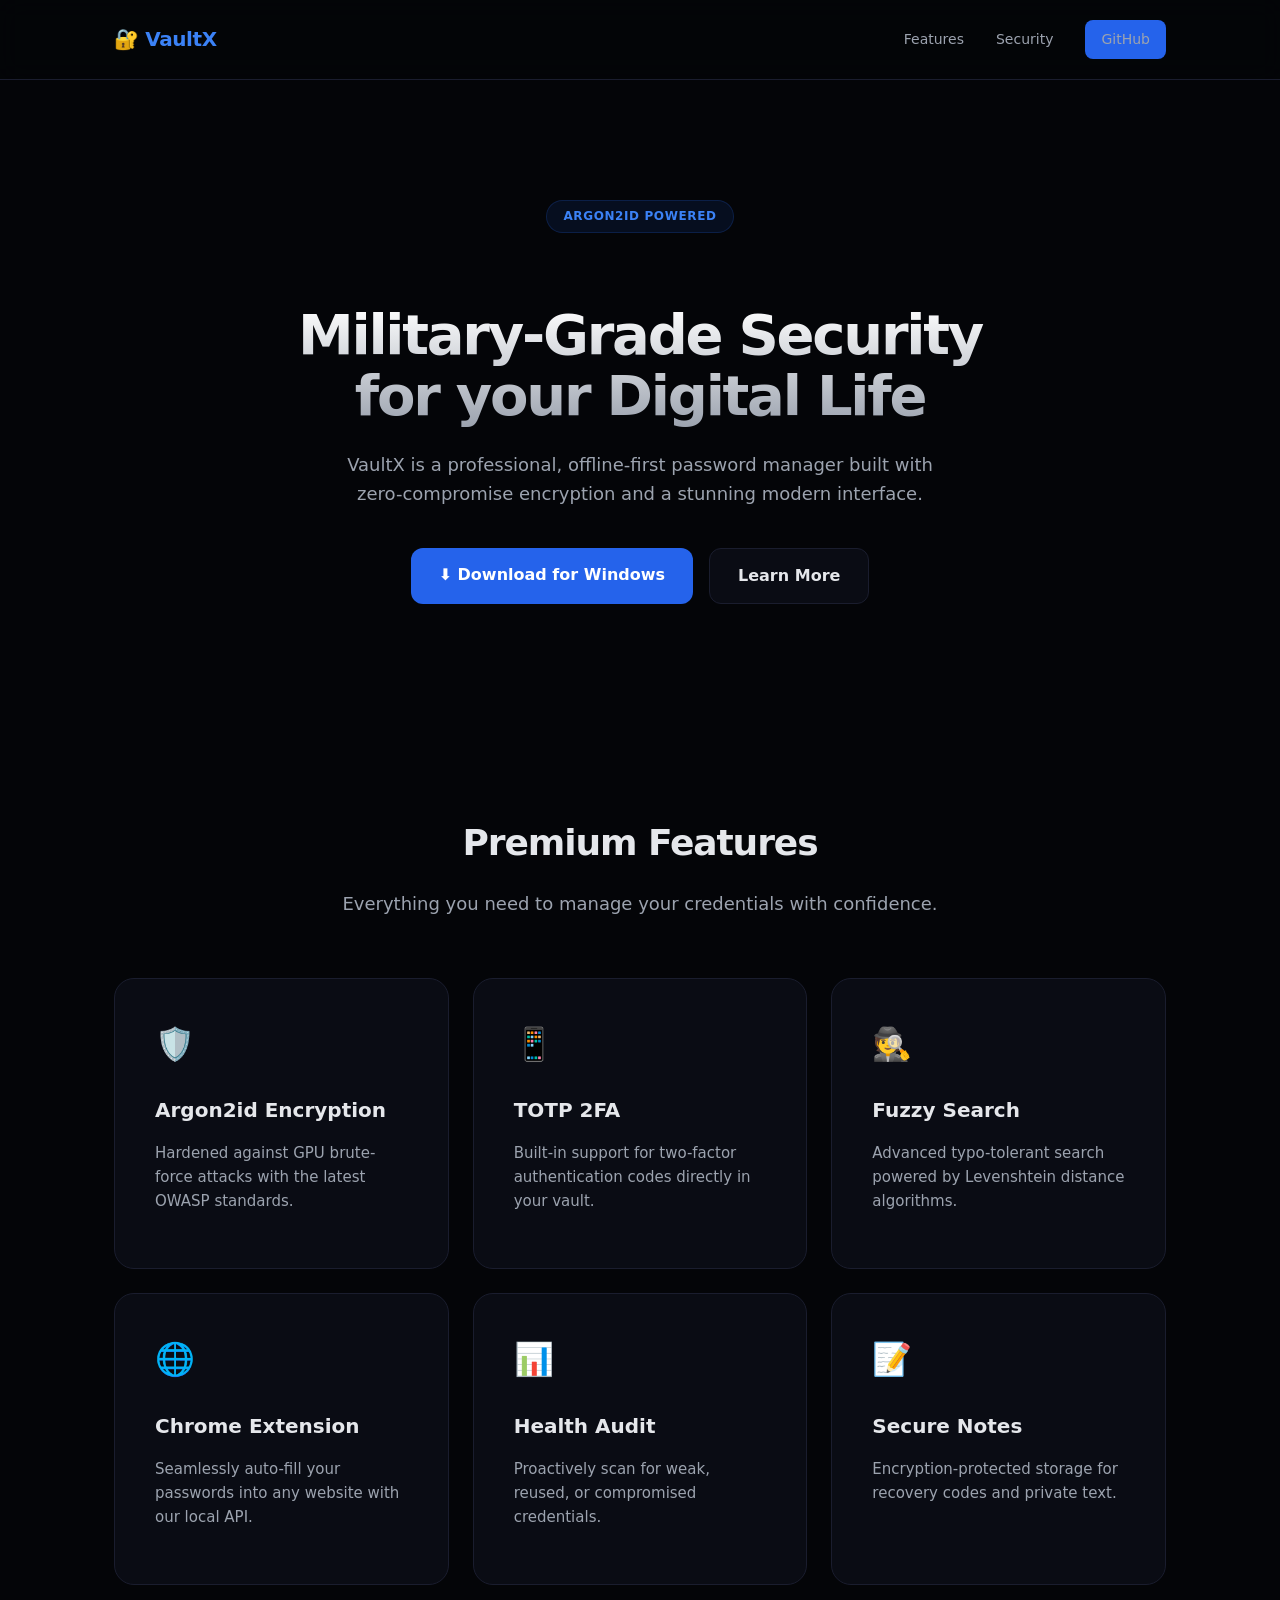
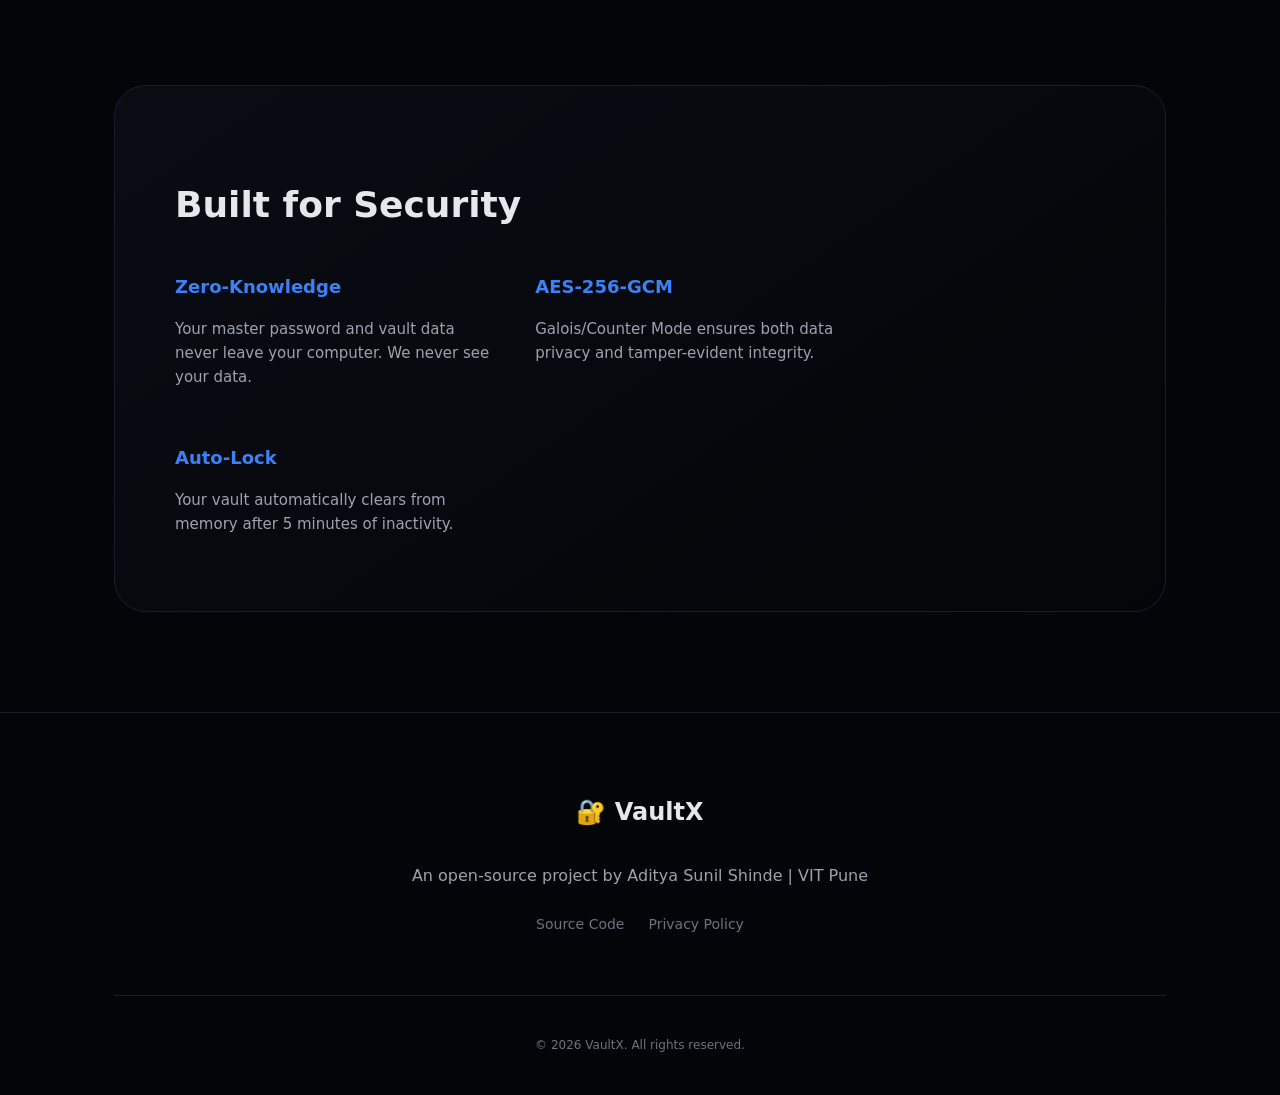
<file: website/index.html>
<!DOCTYPE html>
<html lang="en">
<head>
    <meta charset="UTF-8">
    <meta name="viewport" content="width=device-width, initial-scale=1.0">
    <title>VaultX | Secure Desktop Password Manager</title>
    <link rel="stylesheet" href="style.css">
</head>
<body>

<!-- NAVIGATION -->
<nav>
    <div class="container nav-container">
        <div class="logo">🔐 VaultX</div>
        <div class="nav-links">
            <a href="#features">Features</a>
            <a href="#security">Security</a>
            <a href="https://github.com/AS24xADITYA/vaultx_desktop" class="btn-sm">GitHub</a>
        </div>
    </div>
</nav>

<!-- HERO -->
<section class="hero">
    <div class="container">
        <div class="badge">Argon2id Powered</div>
        <h1>Military-Grade Security <br>for your Digital Life</h1>
        <p>VaultX is a professional, offline-first password manager built with zero-compromise encryption and a stunning modern interface.</p>
        <div class="hero-btns">
            <a href="https://github.com/AS24xADITYA/vaultx_desktop/releases" class="btn-primary">⬇ Download for Windows</a>
            <a href="#features" class="btn-secondary">Learn More</a>
        </div>
    </div>
</section>

<!-- FEATURES -->
<section id="features" class="features">
    <div class="container">
        <div class="section-header">
            <h2>Premium Features</h2>
            <p>Everything you need to manage your credentials with confidence.</p>
        </div>
        <div class="feature-grid">
            <div class="feature-card">
                <div class="icon">🛡️</div>
                <h3>Argon2id Encryption</h3>
                <p>Hardened against GPU brute-force attacks with the latest OWASP standards.</p>
            </div>
            <div class="feature-card">
                <div class="icon">📱</div>
                <h3>TOTP 2FA</h3>
                <p>Built-in support for two-factor authentication codes directly in your vault.</p>
            </div>
            <div class="feature-card">
                <div class="icon">🕵️</div>
                <h3>Fuzzy Search</h3>
                <p>Advanced typo-tolerant search powered by Levenshtein distance algorithms.</p>
            </div>
            <div class="feature-card">
                <div class="icon">🌐</div>
                <h3>Chrome Extension</h3>
                <p>Seamlessly auto-fill your passwords into any website with our local API.</p>
            </div>
            <div class="feature-card">
                <div class="icon">📊</div>
                <h3>Health Audit</h3>
                <p>Proactively scan for weak, reused, or compromised credentials.</p>
            </div>
            <div class="feature-card">
                <div class="icon">📝</div>
                <h3>Secure Notes</h3>
                <p>Encryption-protected storage for recovery codes and private text.</p>
            </div>
        </div>
    </div>
</section>

<!-- SECURITY -->
<section id="security" class="security">
    <div class="container">
        <div class="security-card">
            <div class="security-info">
                <h2>Built for Security</h2>
                <div class="security-list">
                    <div class="item">
                        <strong>Zero-Knowledge</strong>
                        <p>Your master password and vault data never leave your computer. We never see your data.</p>
                    </div>
                    <div class="item">
                        <strong>AES-256-GCM</strong>
                        <p>Galois/Counter Mode ensures both data privacy and tamper-evident integrity.</p>
                    </div>
                    <div class="item">
                        <strong>Auto-Lock</strong>
                        <p>Your vault automatically clears from memory after 5 minutes of inactivity.</p>
                    </div>
                </div>
            </div>
        </div>
    </div>
</section>

<!-- FOOTER -->
<footer>
    <div class="container">
        <div class="footer-content">
            <div class="footer-logo">🔐 VaultX</div>
            <p>An open-source project by Aditya Sunil Shinde | VIT Pune</p>
            <div class="footer-links">
                <a href="https://github.com/AS24xADITYA/vaultx_desktop">Source Code</a>
                <a href="#">Privacy Policy</a>
            </div>
        </div>
        <div class="copyright">
            &copy; 2026 VaultX. All rights reserved.
        </div>
    </div>
</footer>

</body>
</html>
</file>
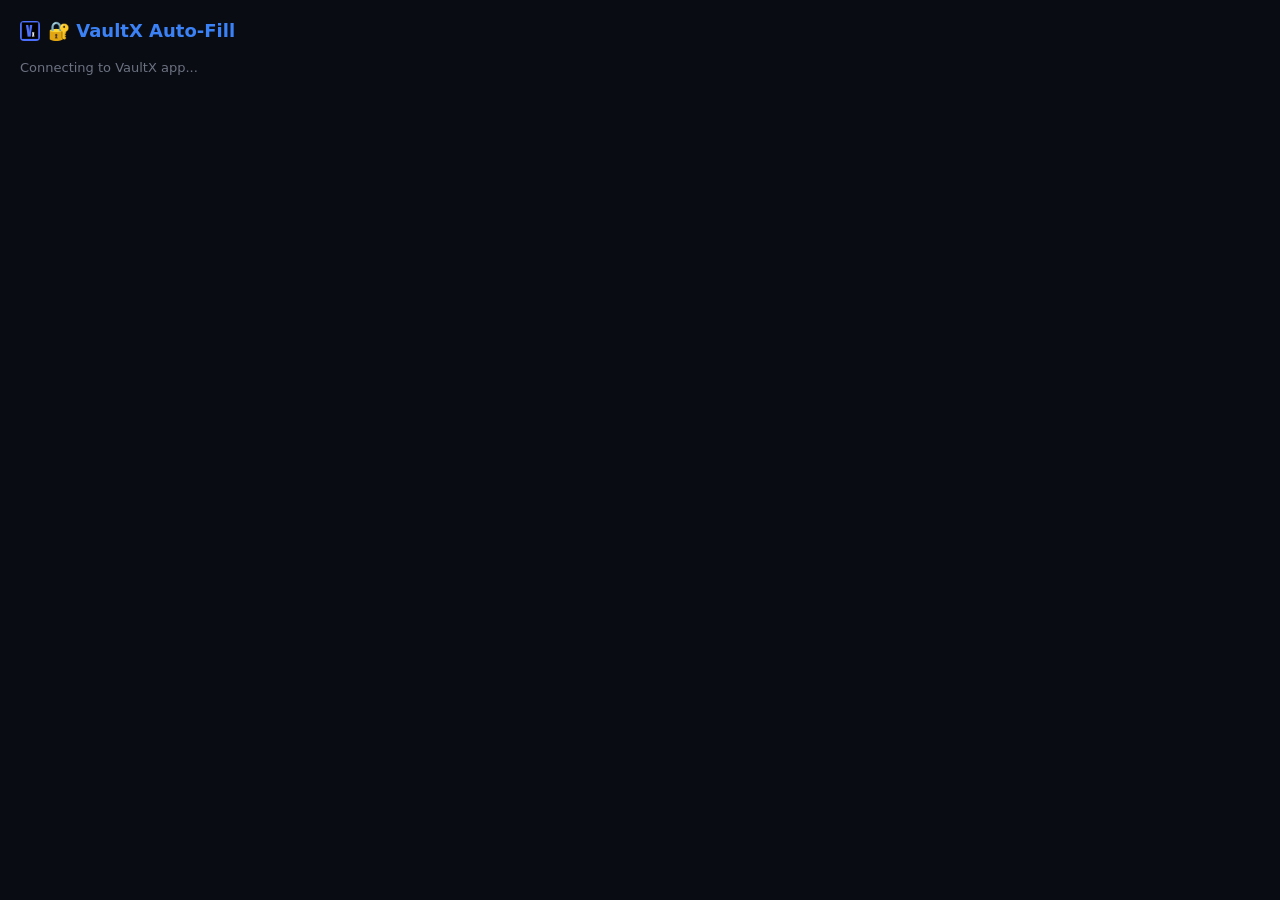
<file: extension/popup.html>
<!DOCTYPE html>
<html lang="en">
<head>
  <meta charset="UTF-8">
  <style>
    body { 
      width: 250px; 
      font-family: 'Segoe UI', system-ui, -apple-system, sans-serif; 
      padding: 20px; 
      background: #0a0c14; 
      color: #e5e7eb;
      margin: 0;
    }
    h3 { 
      color: #3b82f6; 
      margin-top: 0; 
      font-size: 18px; 
      display: flex;
      align-items: center;
      gap: 8px;
    }
    .site { 
      font-weight: bold; 
      color: #9ca3af; 
      font-size: 13px; 
      margin-bottom: 6px; 
      word-break: break-all;
    }
    #username { 
      font-size: 14px; 
      color: #ffffff; 
      margin-bottom: 16px; 
      background: #1a1d2e;
      padding: 8px 12px;
      border-radius: 8px;
    }
    #status { 
      font-size: 13px; 
      color: #6b7280; 
      line-height: 1.4;
    }
    button { 
      background: #2563eb; 
      color: white; 
      border: none; 
      padding: 12px; 
      width: 100%; 
      border-radius: 10px; 
      cursor: pointer; 
      font-weight: 700;
      font-size: 14px;
      transition: background 0.2s;
    }
    button:hover { 
      background: #3b82f6; 
    }
    .divider {
      height: 1px;
      background: #1a1d2e;
      margin: 16px 0;
    }
  </style>
</head>
<body>
  <h3><img src="icon.png" width="20" height="20" style="border-radius: 4px;" onerror="this.style.display='none'"> 🔐 VaultX Auto-Fill</h3>
  <div id="status">Connecting to VaultX app...</div>
  <div id="info" style="display:none">
    <div class="site" id="site"></div>
    <div id="username"></div>
    <button id="fillBtn">Auto-Fill Now</button>
  </div>
  <script src="popup.js"></script>
</body>
</html>
</file>
<file: website/style.css>
:root {
    --bg-dark: #040508;
    --bg-card: #0a0c14;
    --border: #1a1d2e;
    --primary: #2563eb;
    --primary-hover: #3b82f6;
    --text-main: #e5e7eb;
    --text-muted: #9ca3af;
    --text-dim: #6b7280;
}

* {
    box-sizing: border-box;
    scroll-behavior: smooth;
}

body {
    margin: 0;
    font-family: 'Segoe UI', system-ui, -apple-system, sans-serif;
    background-color: var(--bg-dark);
    color: var(--text-main);
    line-height: 1.6;
}

.container {
    max-width: 1100px;
    margin: 0 auto;
    padding: 0 24px;
}

/* NAVIGATION */
nav {
    height: 80px;
    display: flex;
    align-items: center;
    border-bottom: 1px solid var(--border);
    background: rgba(4, 5, 8, 0.8);
    backdrop-filter: blur(12px);
    position: sticky;
    top: 0;
    z-index: 1000;
}

.nav-container {
    width: 100%;
    display: flex;
    justify-content: space-between;
    align-items: center;
}

.logo {
    font-size: 20px;
    font-weight: 800;
    color: var(--primary-hover);
    letter-spacing: -0.02em;
}

.nav-links {
    display: flex;
    gap: 32px;
    align-items: center;
}

.nav-links a {
    text-decoration: none;
    color: var(--text-muted);
    font-size: 14px;
    font-weight: 500;
    transition: color 0.2s;
}

.nav-links a:hover {
    color: var(--primary-hover);
}

/* HERO */
.hero {
    padding: 120px 0 80px;
    text-align: center;
}

.badge {
    display: inline-block;
    padding: 6px 16px;
    background: rgba(37, 99, 235, 0.1);
    color: var(--primary-hover);
    border: 1px solid rgba(37, 99, 235, 0.2);
    border-radius: 100px;
    font-size: 12px;
    font-weight: 700;
    margin-bottom: 24px;
    text-transform: uppercase;
    letter-spacing: 0.05em;
}

.hero h1 {
    font-size: 56px;
    line-height: 1.1;
    font-weight: 800;
    margin-bottom: 24px;
    letter-spacing: -0.04em;
    background: linear-gradient(to bottom, #fff, #9ca3af);
    -webkit-background-clip: text;
    -webkit-text-fill-color: transparent;
}

.hero p {
    font-size: 18px;
    color: var(--text-muted);
    max-width: 600px;
    margin: 0 auto 40px;
}

.hero-btns {
    display: flex;
    gap: 16px;
    justify-content: center;
}

/* BUTTONS */
.btn-primary {
    background: var(--primary);
    color: white;
    padding: 14px 28px;
    border-radius: 12px;
    text-decoration: none;
    font-weight: 700;
    transition: all 0.2s;
}

.btn-primary:hover {
    background: var(--primary-hover);
    transform: translateY(-2px);
}

.btn-secondary {
    background: var(--bg-card);
    color: var(--text-main);
    padding: 14px 28px;
    border-radius: 12px;
    text-decoration: none;
    font-weight: 600;
    border: 1px solid var(--border);
    transition: all 0.2s;
}

.btn-secondary:hover {
    background: var(--border);
    transform: translateY(-2px);
}

.btn-sm {
    background: var(--primary);
    color: white;
    padding: 8px 16px;
    border-radius: 8px;
    text-decoration: none;
    font-size: 13px;
    font-weight: 700;
}

/* FEATURES */
.features {
    padding: 100px 0;
}

.section-header {
    text-align: center;
    margin-bottom: 60px;
}

.section-header h2 {
    font-size: 36px;
    font-weight: 800;
    letter-spacing: -0.03em;
    margin-bottom: 12px;
}

.section-header p {
    color: var(--text-muted);
    font-size: 18px;
}

.feature-grid {
    display: grid;
    grid-template-columns: repeat(auto-fit, minmax(300px, 1fr));
    gap: 24px;
}

.feature-card {
    background: var(--bg-card);
    border: 1px solid var(--border);
    padding: 40px;
    border-radius: 20px;
    transition: border-color 0.3s;
}

.feature-card:hover {
    border-color: var(--primary-hover);
}

.feature-card .icon {
    font-size: 32px;
    margin-bottom: 24px;
}

.feature-card h3 {
    font-size: 20px;
    font-weight: 700;
    margin-bottom: 12px;
}

.feature-card p {
    color: var(--text-muted);
    font-size: 15px;
}

/* SECURITY */
.security {
    padding-bottom: 100px;
}

.security-card {
    background: linear-gradient(145deg, #0a0c14, #040508);
    border: 1px solid var(--border);
    border-radius: 32px;
    padding: 60px;
    display: flex;
    align-items: center;
}

.security-info h2 {
    font-size: 36px;
    font-weight: 800;
    margin-bottom: 40px;
}

.security-list {
    display: grid;
    grid-template-columns: repeat(auto-fit, minmax(250px, 1fr));
    gap: 40px;
}

.security-list strong {
    display: block;
    font-size: 18px;
    margin-bottom: 8px;
    color: var(--primary-hover);
}

.security-list p {
    color: var(--text-muted);
    font-size: 15px;
}

/* FOOTER */
footer {
    border-top: 1px solid var(--border);
    padding: 80px 0 40px;
}

.footer-content {
    display: flex;
    flex-direction: column;
    align-items: center;
    text-align: center;
    margin-bottom: 60px;
}

.footer-logo {
    font-size: 24px;
    font-weight: 800;
    margin-bottom: 16px;
}

.footer-content p {
    color: var(--text-muted);
    margin-bottom: 24px;
}

.footer-links {
    display: flex;
    gap: 24px;
}

.footer-links a {
    color: var(--text-dim);
    text-decoration: none;
    font-size: 14px;
}

.copyright {
    text-align: center;
    color: var(--text-dim);
    font-size: 12px;
    border-top: 1px solid var(--border);
    padding-top: 40px;
}

/* RESPONSIVE */
@media (max-width: 768px) {
    .hero h1 { font-size: 40px; }
    .nav-links { display: none; }
    .security-card { padding: 40px; }
}
</file>
